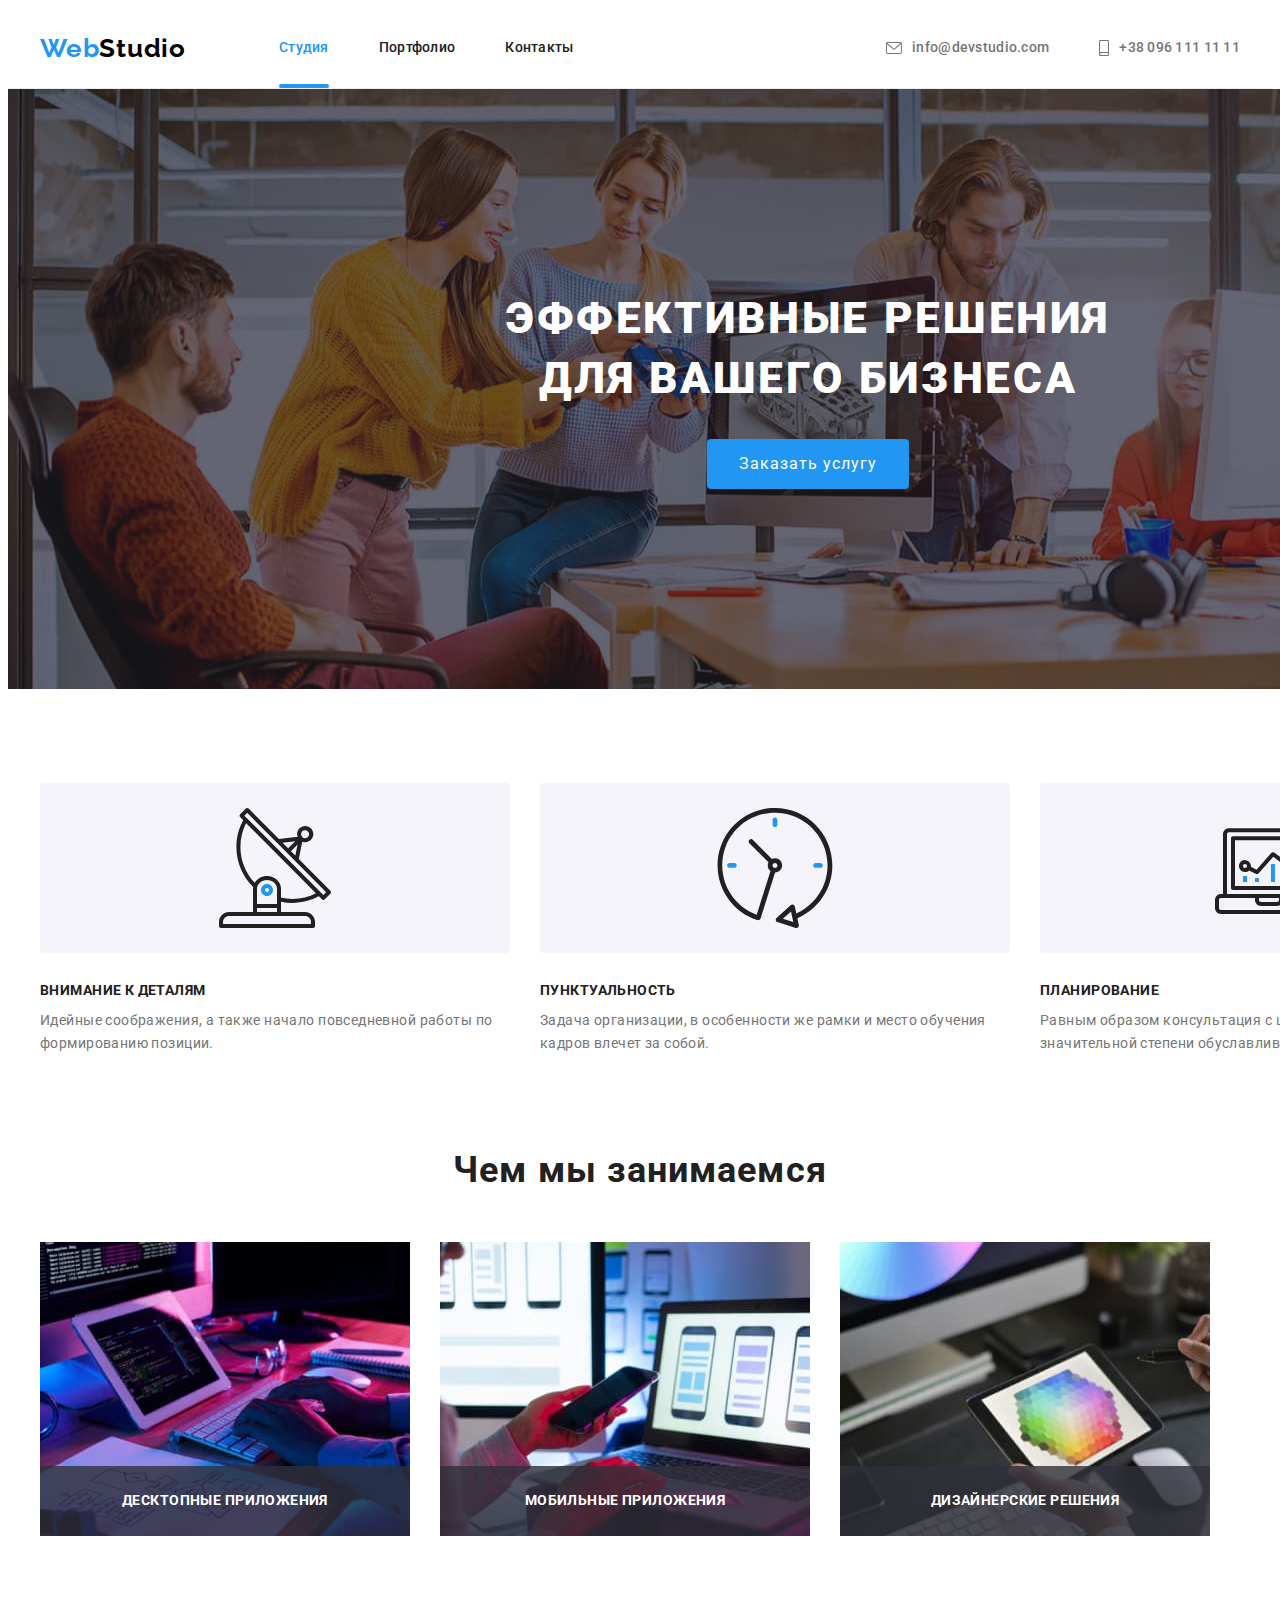
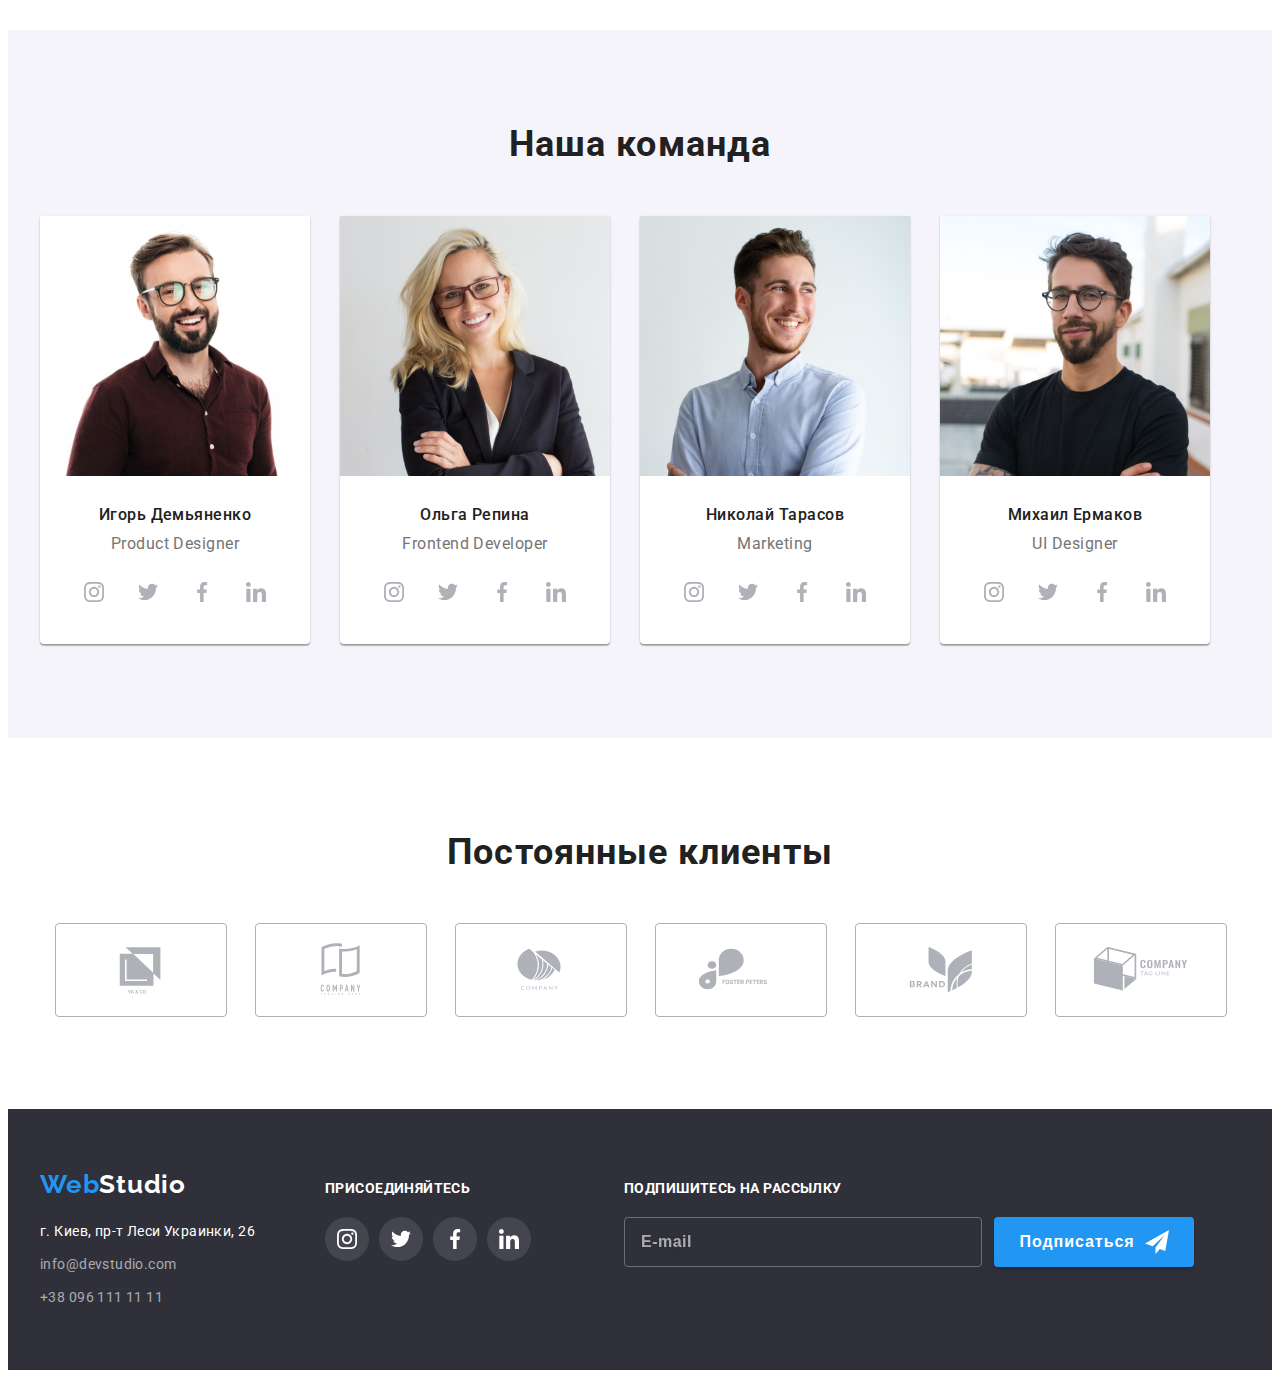
<file: index.html>
<!DOCTYPE html>
<html lang="ru">
  <head>
    <meta charset="UTF-8" />
    <meta http-equiv="X-UA-Compatible" content="IE=edge" />
    <meta name="viewport" content="width=device-width, initial-scale=1.0" />
    <title>Document</title>
    <link rel="preconnect" href="https://fonts.googleapis.com" />
    <link rel="preconnect" href="https://fonts.gstatic.com" crossorigin />
    <link
      rel="stylesheet"
      href="https://cdnjs.cloudflare.com/ajax/libs/modern-normalize/1.1.0/modern-normalize.min.css"
      integrity="sha512-wpPYUAdjBVSE4KJnH1VR1HeZfpl1ub8YT/NKx4PuQ5NmX2tKuGu6U/JRp5y+Y8XG2tV+wKQpNHVUX03MfMFn9Q=="
      crossorigin="anonymous"
      referrerpolicy="no-referrer"
    />
    <link
      href="https://fonts.googleapis.com/css2?family=Raleway:wght@700&family=Roboto:wght@400;500;700;900&display=swap"
      rel="stylesheet"
    />
    <link rel="stylesheet" href="./css/styles.css" />
  </head>
  <body>
    <!--Шапка сайта-->
    <header class="header">
      <div class="container header-container">
        <nav class="header-navigation">
          <a class="link header-logo-left" href="./index.html"
            >Web<span class="header-logo-right">Studio</span></a
          >
          <ul class="list header-list">
            <li class="header-item">
              <a class="link header-link current" href="./index.html">Студия</a>
            </li>
            <li class="header-item">
              <a class="link header-link" href="./portfolio.html">Портфолио</a>
            </li>
            <li class="header-item"><a class="link header-link" href="Контакты">Контакты</a></li>
          </ul>
        </nav>

        <ul class="list list-container">
          <li class="header-link-item">
            <a class="link header-address-link envelope" href="mailto:info@devstudio.com">
              <svg class="icon-smartphone" width="16" height="12">
                <use href="./images/icons.svg#icon-envelope"></use>
              </svg>
              info@devstudio.com
            </a>
          </li>
          <li class="header-link-item">
            <a class="link header-address-link smartphone" href="tel:+380961111111">
              <svg class="icon-smartphone" width="10" height="16">
                <use href="./images/icons.svg#icon-smartphone"></use>
              </svg>
              +38 096 111 11 11</a
            >
          </li>
        </ul>
      </div>
    </header>
    <main>
      <!--Герой-->
      <section class="hero">
        <h1 class="hero-title">
          Эффективные решения <br />
          для вашего бизнеса
        </h1>
        <button class="hero-button cursor-button" type="button" data-modal-open>
          Заказать услугу
        </button>
      </section>

      <section class="about">
        <div class="container">
          <ul class="list about-list">
            <li class="about-list-scroll">
              <svg class="icon-antenna" width="270" height="120">
                <use href="./images/icons.svg#icon-antenna"></use>
              </svg>
              <h3 class="about-titil">ВНИМАНИЕ К ДЕТАЛЯМ</h3>
              <p class="about-after-titil">
                Идейные соображения, а также начало повседневной работы по формированию позиции.
              </p>
            </li>
            <li class="about-list-scroll">
              <svg class="icon-antenna" width="270" height="120">
                <use href="./images/icons.svg#icon-clock"></use>
              </svg>
              <h3 class="about-titil">ПУНКТУАЛЬНОСТЬ</h3>
              <p class="about-after-titil">
                Задача организации, в особенности же рамки и место обучения кадров влечет за собой.
              </p>
            </li>
            <li class="about-list-scroll">
              <svg class="icon-antenna" width="270" height="120">
                <use href="./images/icons.svg#icon-diagram"></use>
              </svg>
              <h3 class="about-titil">ПЛАНИРОВАНИЕ</h3>
              <p class="about-after-titil">
                Равным образом консультация с широким активом в значительной степени обуславливает.
              </p>
            </li>
            <li class="about-list-scroll">
              <svg class="icon-antenna" width="270" height="120">
                <use href="./images/icons.svg#icon-astronaut"></use>
              </svg>
              <h3 class="about-titil">СОВРЕМЕННЫЕ ТЕХНОЛОГИИ</h3>
              <p class="about-after-titil">
                Значимость этих проблем настолько очевидна, что реализация плановых заданий.
              </p>
            </li>
          </ul>
        </div>
      </section>

      <section class="prices">
        <div class="container">
          <h2 class="prices-titil">Чем мы занимаемся</h2>
          <ul class="list prices-list">
            <li class="prices-picture">
              <div class="product-activity">
                <img
                  src="./images/box1.jpg"
                  alt="Планшет с клавиатурой на столе"
                  width="370"
                  height="294"
                />
                <h3 class="product-activity-titel">Десктопные приложения</h3>
              </div>
            </li>
            <li class="prices-picture">
              <div class="product-activity">
                <img src="./images/box2.jpg" alt="Cмартфон в руке" width="370" />
                <h3 class="product-activity-titel">Мобильные приложения</h3>
              </div>
            </li>
            <li class="prices-picture">
              <div class="product-activity">
                <img src="./images/box3.jpg" alt="Планшет в руках" width="370" />
                <h3 class="product-activity-titel">Дизайнерские решения</h3>
              </div>
            </li>
          </ul>
        </div>
      </section>
      <section class="command">
        <div class="container">
          <h2 class="command-titel">Наша команда</h2>
          <ul class="list command-list">
            <li class="command-item">
              <img
                class="command-picture"
                src="./images/img1.jpg"
                alt="Игорь Демьяненко"
                width="270"
              />
              <div class="item-name">
                <h3 class="command-item-titel">Игорь Демьяненко</h3>
                <p class="command-item-text">Product Designer</p>
                <ul class="list command-social-list">
                  <li class="command-social-item">
                    <a href="" class="command-socia-link">
                      <svg class="command-socia-icon" width="44" height="44">
                        <use href="./images/icons.svg#icon-instagram"></use>
                      </svg>
                    </a>
                  </li>
                  <li class="command-social-item">
                    <a href="" class="command-socia-link">
                      <svg class="command-socia-icon" width="44" height="44">
                        <use href="./images/icons.svg#icon-twitter"></use>
                      </svg>
                    </a>
                  </li>
                  <li class="command-social-item">
                    <a href="" class="command-socia-link">
                      <svg class="command-socia-icon" width="44" height="44">
                        <use href="./images/icons.svg#icon-facebook"></use>
                      </svg>
                    </a>
                  </li>
                  <li class="command-social-item">
                    <a href="" class="command-socia-link">
                      <svg class="command-socia-icon" width="44" height="44">
                        <use href="./images/icons.svg#icon-linkedIn"></use>
                      </svg>
                    </a>
                  </li>
                </ul>
              </div>
            </li>
            <li class="command-item">
              <img class="command-picture" src="./images/img2.jpg" alt="Ольга Репина" width="270" />
              <div class="item-name">
                <h3 class="command-item-titel">Ольга Репина</h3>
                <p class="command-item-text">Frontend Developer</p>
                <ul class="list command-social-list">
                  <li class="command-social-item">
                    <a href="" class="command-socia-link">
                      <svg class="command-socia-icon" width="44" height="44">
                        <use href="./images/icons.svg#icon-instagram"></use>
                      </svg>
                    </a>
                  </li>
                  <li class="command-social-item">
                    <a href="" class="command-socia-link">
                      <svg class="command-socia-icon" width="44" height="44">
                        <use href="./images/icons.svg#icon-twitter"></use>
                      </svg>
                    </a>
                  </li>
                  <li class="command-social-item">
                    <a href="" class="command-socia-link">
                      <svg class="command-socia-icon" width="44" height="44">
                        <use href="./images/icons.svg#icon-facebook"></use>
                      </svg>
                    </a>
                  </li>
                  <li class="command-social-item">
                    <a href="" class="command-socia-link">
                      <svg class="command-socia-icon" width="44" height="44">
                        <use href="./images/icons.svg#icon-linkedIn"></use>
                      </svg>
                    </a>
                  </li>
                </ul>
              </div>
            </li>
            <li class="command-item">
              <img
                class="command-picture"
                src="./images/img3.jpg"
                alt="Николай Тарасов"
                width="270"
              />
              <div class="item-name">
                <h3 class="command-item-titel">Николай Тарасов</h3>
                <p class="command-item-text">Marketing</p>
                <ul class="list command-social-list">
                  <li class="command-social-item">
                    <a href="" class="command-socia-link">
                      <svg class="command-socia-icon" width="44" height="44">
                        <use href="./images/icons.svg#icon-instagram"></use>
                      </svg>
                    </a>
                  </li>
                  <li class="command-social-item">
                    <a href="" class="command-socia-link">
                      <svg class="command-socia-icon" width="44" height="44">
                        <use href="./images/icons.svg#icon-twitter"></use>
                      </svg>
                    </a>
                  </li>
                  <li class="command-social-item">
                    <a href="" class="command-socia-link">
                      <svg class="command-socia-icon" width="44" height="44">
                        <use href="./images/icons.svg#icon-facebook"></use>
                      </svg>
                    </a>
                  </li>
                  <li class="command-social-item">
                    <a href="" class="command-socia-link">
                      <svg class="command-socia-icon" width="44" height="44">
                        <use href="./images/icons.svg#icon-linkedIn"></use>
                      </svg>
                    </a>
                  </li>
                </ul>
              </div>
            </li>
            <li class="command-item">
              <img
                class="command-picture"
                src="./images/img4.jpg"
                alt="Михаил Ермаков"
                width="270"
              />
              <div class="item-name">
                <h3 class="command-item-titel">Михаил Ермаков</h3>
                <p class="command-item-text">UI Designer</p>
                <ul class="list command-social-list">
                  <li class="command-social-item">
                    <a href="" class="command-socia-link">
                      <svg class="command-socia-icon" width="44" height="44">
                        <use href="./images/icons.svg#icon-instagram"></use>
                      </svg>
                    </a>
                  </li>
                  <li class="command-social-item">
                    <a href="" class="command-socia-link">
                      <svg class="command-socia-icon" width="44" height="44">
                        <use href="./images/icons.svg#icon-twitter"></use>
                      </svg>
                    </a>
                  </li>
                  <li class="command-social-item">
                    <a href="" class="command-socia-link">
                      <svg class="command-socia-icon" width="44" height="44">
                        <use href="./images/icons.svg#icon-facebook"></use>
                      </svg>
                    </a>
                  </li>
                  <li class="command-social-item">
                    <a href="" class="command-socia-link">
                      <svg class="command-socia-icon" width="44" height="44">
                        <use href="./images/icons.svg#icon-linkedIn"></use>
                      </svg>
                    </a>
                  </li>
                </ul>
              </div>
            </li>
          </ul>
        </div>
      </section>
      <section class="regular-clients">
        <div class="container">
          <h2 class="command-titel">Постоянные клиенты</h2>
          <ul class="list clients-list">
            <li class="clients-item">
              <a href="" class="icon-company">
                <svg class="company" width="106" height="60">
                  <use href="./images/icons.svg#icon-Logo-1"></use>
                </svg>
              </a>
            </li>
            <li class="clients-item">
              <a href="" class="icon-company">
                <svg class="company" width="106" height="60">
                  <use href="./images/icons.svg#icon-Logo-2"></use>
                </svg>
              </a>
            </li>
            <li class="clients-item">
              <a href="" class="icon-company">
                <svg class="company" width="106" height="60">
                  <use href="./images/icons.svg#icon-Logo-3"></use>
                </svg>
              </a>
            </li>
            <li class="clients-item">
              <a href="" class="icon-company">
                <svg class="company" width="106" height="60">
                  <use href="./images/icons.svg#icon-Logo-4"></use>
                </svg>
              </a>
            </li>
            <li class="clients-item">
              <a href="" class="icon-company">
                <svg class="company" width="106" height="60">
                  <use href="./images/icons.svg#icon-Logo-5"></use>
                </svg>
              </a>
            </li>
            <li class="clients-item">
              <a href="" class="icon-company">
                <svg class="company" width="106" height="60">
                  <use href="./images/icons.svg#icon-Logo-6"></use>
                </svg>
              </a>
            </li>
          </ul>
        </div>
      </section>
    </main>
    <footer class="footer">
      <div class="container list-footer">
        <div class="logo-address">
          <a class="link footer-logo-left" href="./index.html"
            >Web<span class="footer-logo-right">Studio</span></a
          >
          <address class="footer-contacts">
            <p class="footer-contacts-address">г. Киев, пр-т Леси Украинки, 26</p>
            <ul class="link-footer-list">
              <li class="list footer-contacts-item">
                <a class="link contacts-item-addres" href="mailto:info@devstudio.com">
                  info@devstudio.com</a
                >
              </li>
              <li class="list footer-contacts-item">
                <a class="link contacts-item-addres" href="tel:+380961111111"> +38 096 111 11 11</a>
              </li>
            </ul>
          </address>
        </div>
        <div class="list-firm">
          <h3 class="social">присоединяйтесь</h3>
          <ul class="list social-list-firm">
            <li class="social-list-firm-item">
              <a href="" class="social-list-firm-link">
                <svg class="socia-icon" width="44" height="44">
                  <use href="./images/icons.svg#icon-instagram"></use>
                </svg>
              </a>
            </li>
            <li class="social-list-firm-item">
              <a href="" class="social-list-firm-link">
                <svg class="socia-icon" width="44" height="44">
                  <use href="./images/icons.svg#icon-twitter"></use>
                </svg>
              </a>
            </li>
            <li class="social-list-firm-item">
              <a href="" class="social-list-firm-link">
                <svg class="socia-icon" width="44" height="44">
                  <use href="./images/icons.svg#icon-facebook"></use>
                </svg>
              </a>
            </li>
            <li class="social-list-firm-item">
              <a href="" class="social-list-firm-link">
                <svg class="socia-icon" width="44" height="44">
                  <use href="./images/icons.svg#icon-linkedIn"></use>
                </svg>
              </a>
            </li>
          </ul>
        </div>
        <div class="send-container">
          <h3 class="send-titel">Подпишитесь на рассылку</h3>
          <form action="#" class="send-blok">
            <input class="input-mail" type="email" name="mail" id="mail" placeholder="E-mail" />
            <button class="button-send" type="submit">
              Подписаться
              <svg class="send" width="24" height="24">
                <use href="./images/icons.svg#icon-icon-send"></use>
              </svg>
            </button>
          </form>
        </div>
      </div>
    </footer>
    <div class="bakdrop is-hidden" data-modal>
      <div class="modal">
        <button type="button" class="modal-close" data-modal-close>
          <svg class="modal-close-icon" width="18" height="18">
            <use href="./images/icons.svg#icon-close"></use>
          </svg>
        </button>

        <p class="form-titel">Оставьте свои данные, мы вам перезвоним</p>
        <form class="form" action="#">
          <div class="form-fild">
            <label for="name">Имя</label>
            <div class="input-name">
              <input class="input-icon" type="text" name="name" id="name" required />
              <svg class="form-close-icon" width="18" height="18">
                <use href="./images/icons.svg#icon-person-black"></use>
              </svg>
            </div>
          </div>
          <div class="form-fild">
            <label for="tel">Телефон</label>
            <div class="input-name">
              <input class="input-icon" type="tel" name="tel" id="tel" required />
              <svg class="form-close-icon" width="18" height="18">
                <use href="./images/icons.svg#icon-phone-black"></use>
              </svg>
            </div>
          </div>
          <div class="form-fild">
            <label for="mail-address">Почта</label>
            <div class="input-name">
              <input class="input-icon" type="email" name="mail" id="mail-address" />
              <svg class="form-close-icon" width="18" height="18">
                <use href="./images/icons.svg#icon-email-black"></use>
              </svg>
            </div>
          </div>
          <label for="comment">Комментарий</label>
          <textarea
            class="textarea-form v"
            name="comment"
            id="comment"
            rows="10"
            placeholder="Введите текст"
          ></textarea>
          <div class="checkbox">
            <input
              class="checkbox-castom visibility-hidden"
              type="checkbox"
              name="agreement"
              value="Соглашаюсь с рассылкой и принимаю Условия договора"
              id="agreement"
              required
            />
            <label class="agreement" for="agreement">
              <span class="icon">
                <svg class="checkbox-icon" width="11" height="8">
                  <use href="./images/icons.svg#icon-Vector-1"></use>
                </svg> </span
              >Соглашаюсь с рассылкой и принимаю
              <a class="link-agreement" href="">Условия договора</a>
            </label>
          </div>
          <button class="button-submit" type="submit">Отправить</button>
        </form>
      </div>
    </div>
    <script src="./js/modal.js"></script>
  </body>
</html>
</file>
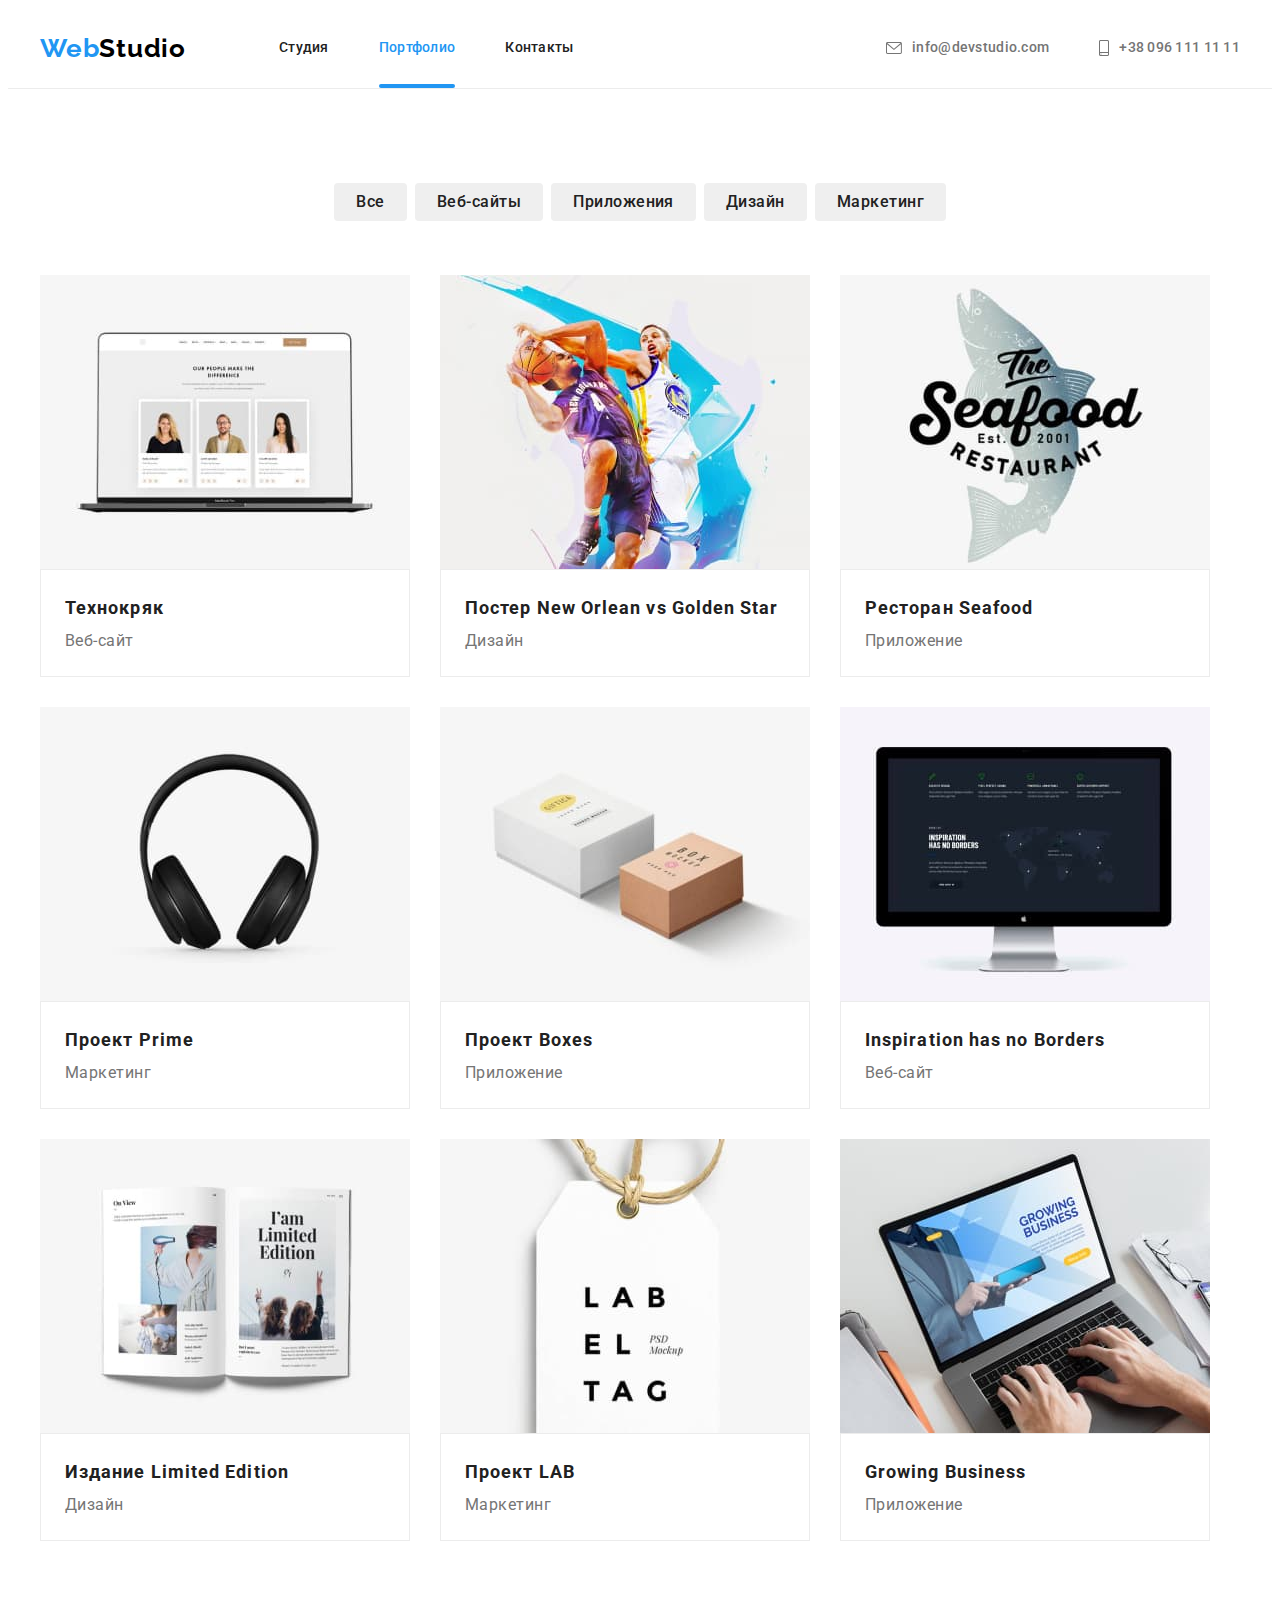
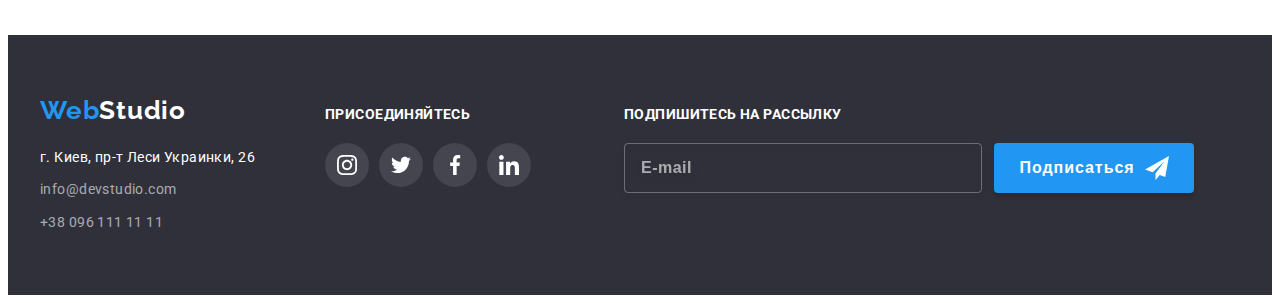
<file: portfolio.html>
<!DOCTYPE html>
<html lang="ru">
  <head>
    <meta charset="UTF-8" />
    <meta http-equiv="X-UA-Compatible" content="IE=edge" />
    <meta name="viewport" content="width=device-width, initial-scale=1.0" />
    <title>Document</title>
    <link rel="preconnect" href="https://fonts.googleapis.com" />
    <link rel="preconnect" href="https://fonts.gstatic.com" crossorigin />
    <link
      rel="stylesheet"
      href="https://cdnjs.cloudflare.com/ajax/libs/modern-normalize/1.1.0/modern-normalize.min.css"
      integrity="sha512-wpPYUAdjBVSE4KJnH1VR1HeZfpl1ub8YT/NKx4PuQ5NmX2tKuGu6U/JRp5y+Y8XG2tV+wKQpNHVUX03MfMFn9Q=="
      crossorigin="anonymous"
      referrerpolicy="no-referrer"
    />
    <link
      href="https://fonts.googleapis.com/css2?family=Raleway:wght@700&family=Roboto:wght@400;500;700;900&display=swap"
      rel="stylesheet"
    />
    <link rel="stylesheet" href="./css/styles.css" />
  </head>
  <body>
    <!--Шапка сайта-->
    <header class="header">
      <div class="container header-container">
        <nav class="header-navigation">
          <a class="link header-logo-left" href="./index.html"
            >Web<span class="header-logo-right">Studio</span></a
          >
          <ul class="list header-list">
            <li class="header-item">
              <a class="link header-link" href="./index.html">Студия</a>
            </li>
            <li class="header-item">
              <a class="link header-link current" href="./portfolio.html">Портфолио</a>
            </li>
            <li class="header-item"><a class="link header-link" href="Контакты">Контакты</a></li>
          </ul>
        </nav>

        <ul class="list list-container">
          <li class="header-link-item">
            <a class="link header-address-link envelope" href="mailto:info@devstudio.com">
              <svg class="icon-smartphone" width="16" height="12">
                <use href="./images/icons.svg#icon-envelope"></use>
              </svg>
              info@devstudio.com
            </a>
          </li>
          <li class="header-link-item">
            <a class="link header-address-link smartphone" href="tel:+380961111111">
              <svg class="icon-smartphone" width="10" height="16">
                <use href="./images/icons.svg#icon-smartphone"></use>
              </svg>
              +38 096 111 11 11</a
            >
          </li>
        </ul>
      </div>
    </header>
    <main class="price">
      <section class="main-price">
        <div class="container">
          <h1 class="visibility-hidden">button</h1>
          <ul class="list main-button-list">
            <li class="main-button-item">
              <button class="main-button-titel cursor-button" type="button">Все</button>
            </li>
            <li class="main-button-item">
              <button class="main-button-titel cursor-button" type="button">Веб-сайты</button>
            </li>
            <li class="main-button-item">
              <button class="main-button-titel cursor-button" type="button">Приложения</button>
            </li>
            <li class="main-button-item">
              <button class="main-button-titel cursor-button" type="button">Дизайн</button>
            </li>
            <li class="main-button-item">
              <button class="main-button-titel cursor-button" type="button">Маркетинг</button>
            </li>
          </ul>
          <ul class="list price-list">
            <li class="price-list-titel">
              <a class="filtr-product" href="">
                <div class="overlay-card">
                  <img src="./images/portfo1.jpg" alt="Технокряк" width="370" />
                  <p class="titil-card">
                    Технокряк это современная площадка распространения коронавируса. Компании
                    используют эту платформу для цифрового шпионажа и атак на защищённые сервера
                    конкурентов.
                  </p>
                </div>
                <div class="price-titils">
                  <h3 class="price-titil">Технокряк</h3>
                  <p class="price-after-titil">Веб-сайт</p>
                </div>
              </a>
            </li>
            <li class="price-list-titel">
              <a class="filtr-product" href="">
                <div class="overlay-card">
                  <img
                    src="./images/portfo2.jpg"
                    alt="Постер New Orlean vs Golden Star"
                    width="370"
                  />
                  <p class="titil-card">
                    Технокряк это современная площадка распространения коронавируса. Компании
                    используют эту платформу для цифрового шпионажа и атак на защищённые сервера
                    конкурентов.
                  </p>
                </div>
                <div class="price-titils">
                  <h3 class="price-titil">Постер New Orlean vs Golden Star</h3>
                  <p class="price-after-titil">Дизайн</p>
                </div>
              </a>
            </li>
            <li class="price-list-titel">
              <a class="filtr-product" href="">
                <div class="overlay-card">
                  <img src="./images/portfo3.jpg" alt="Ресторан Seafood" width="370" />
                  <p class="titil-card">
                    Технокряк это современная площадка распространения коронавируса. Компании
                    используют эту платформу для цифрового шпионажа и атак на защищённые сервера
                    конкурентов.
                  </p>
                </div>
                <div class="price-titils">
                  <h3 class="price-titil">Ресторан Seafood</h3>
                  <p class="price-after-titil">Приложение</p>
                </div>
              </a>
            </li>
            <li class="price-list-titel">
              <a class="filtr-product" href="">
                <div class="overlay-card">
                  <img src="./images/portfo4.jpg" alt="Проект Prime" width="370" />
                  <p class="titil-card">
                    Технокряк это современная площадка распространения коронавируса. Компании
                    используют эту платформу для цифрового шпионажа и атак на защищённые сервера
                    конкурентов.
                  </p>
                </div>
                <div class="price-titils">
                  <h3 class="price-titil">Проект Prime</h3>
                  <p class="price-after-titil">Маркетинг</p>
                </div>
              </a>
            </li>
            <li class="price-list-titel">
              <a class="filtr-product" href="">
                <div class="overlay-card">
                  <img src="./images/portfo5.jpg" alt="Проект Boxes" width="370" />
                  <p class="titil-card">
                    Технокряк это современная площадка распространения коронавируса. Компании
                    используют эту платформу для цифрового шпионажа и атак на защищённые сервера
                    конкурентов.
                  </p>
                </div>
                <div class="price-titils">
                  <h3 class="price-titil">Проект Boxes</h3>
                  <p class="price-after-titil">Приложение</p>
                </div>
              </a>
            </li>
            <li class="price-list-titel">
              <a class="filtr-product" href="">
                <div class="overlay-card">
                  <img src="./images/portfo6.jpg" alt="Inspiration has no Borders" width="370" />
                  <p class="titil-card">
                    Технокряк это современная площадка распространения коронавируса. Компании
                    используют эту платформу для цифрового шпионажа и атак на защищённые сервера
                    конкурентов.
                  </p>
                </div>
                <div class="price-titils">
                  <h3 class="price-titil">Inspiration has no Borders</h3>
                  <p class="price-after-titil">Веб-сайт</p>
                </div>
              </a>
            </li>
            <li class="price-list-titel">
              <a class="filtr-product" href="">
                <div class="overlay-card">
                  <img src="./images/portfo7.jpg" alt="Издание Limited Edition" width="370" />
                  <p class="titil-card">
                    Технокряк это современная площадка распространения коронавируса. Компании
                    используют эту платформу для цифрового шпионажа и атак на защищённые сервера
                    конкурентов.
                  </p>
                </div>
                <div class="price-titils">
                  <h3 class="price-titil">Издание Limited Edition</h3>
                  <p class="price-after-titil">Дизайн</p>
                </div>
              </a>
            </li>
            <li class="price-list-titel">
              <a class="filtr-product" href="">
                <div class="overlay-card">
                  <img src="./images/portfo8.jpg" alt="Проект LAB" width="370" />
                  <p class="titil-card">
                    Технокряк это современная площадка распространения коронавируса. Компании
                    используют эту платформу для цифрового шпионажа и атак на защищённые сервера
                    конкурентов.
                  </p>
                </div>
                <div class="price-titils">
                  <h3 class="price-titil">Проект LAB</h3>
                  <p class="price-after-titil">Маркетинг</p>
                </div>
              </a>
            </li>
            <li class="price-list-titel">
              <a class="filtr-product" href="">
                <div class="overlay-card">
                  <img src="./images/portfo9.jpg" alt="Growing Business" width="370" />
                  <p class="titil-card">
                    Технокряк это современная площадка распространения коронавируса. Компании
                    используют эту платформу для цифрового шпионажа и атак на защищённые сервера
                    конкурентов.
                  </p>
                </div>
                <div class="price-titils">
                  <h3 class="price-titil">Growing Business</h3>
                  <p class="price-after-titil">Приложение</p>
                </div>
              </a>
            </li>
          </ul>
        </div>
      </section>
    </main>
    <footer class="footer">
      <div class="container list-footer">
        <div class="logo-address">
          <a class="link footer-logo-left" href="./index.html"
            >Web<span class="footer-logo-right">Studio</span></a
          >
          <address class="footer-contacts">
            <p class="footer-contacts-address">г. Киев, пр-т Леси Украинки, 26</p>
            <ul class="link-footer-list">
              <li class="list footer-contacts-item">
                <a class="link contacts-item-addres" href="mailto:info@devstudio.com">
                  info@devstudio.com</a
                >
              </li>
              <li class="list footer-contacts-item">
                <a class="link contacts-item-addres" href="tel:+380961111111"> +38 096 111 11 11</a>
              </li>
            </ul>
          </address>
        </div>
        <div class="list-firm">
          <h3 class="social">присоединяйтесь</h3>
          <ul class="list social-list-firm">
            <li class="social-list-firm-item">
              <a href="" class="social-list-firm-link">
                <svg class="socia-icon" width="44" height="44">
                  <use href="./images/icons.svg#icon-instagram"></use>
                </svg>
              </a>
            </li>
            <li class="social-list-firm-item">
              <a href="" class="social-list-firm-link">
                <svg class="socia-icon" width="44" height="44">
                  <use href="./images/icons.svg#icon-twitter"></use>
                </svg>
              </a>
            </li>
            <li class="social-list-firm-item">
              <a href="" class="social-list-firm-link">
                <svg class="socia-icon" width="44" height="44">
                  <use href="./images/icons.svg#icon-facebook"></use>
                </svg>
              </a>
            </li>
            <li class="social-list-firm-item">
              <a href="" class="social-list-firm-link">
                <svg class="socia-icon" width="44" height="44">
                  <use href="./images/icons.svg#icon-linkedIn"></use>
                </svg>
              </a>
            </li>
          </ul>
        </div>
        <div class="send-container">
          <h3 class="send-titel">Подпишитесь на рассылку</h3>
          <form action="#" class="send-blok">
            <input class="input-mail" type="email" name="mail" id="mail" placeholder="E-mail" />
            <button class="button-send" type="submit">
              Подписаться
              <svg class="send" width="24" height="24">
                <use href="./images/icons.svg#icon-icon-send"></use>
              </svg>
            </button>
          </form>
        </div>
      </div>
    </footer>
  </body>
</html>
</file>
<file: css/styles.css>
:root {
  --hero-tittle-color: #ffffff;
  --about-title-coior: #212121;
  --main-text-color: #000000;
  --second-text-color: #757575;
  --main-tittle-color: #212121;
  --name-text-color: #212121;
  --main-button-color: #ffffff;
  --accent-color: #2196f3;
  --header-text-color: #212121;
  --hader-address-color: #757575;
  --footer-address-color: rgba(255, 255, 255, 0.6);
  --address-color: #ffffff;
  /* -----------------PORTFOLIO------------------------ */
  --portfolio-button: #212121;
  --accent-portfolio-button-color: #ffffff;
  --price-titile-color: #212121;
  --price-after-titile-color: #757575;
  --price-button-color: #f5f4fa;
}
p,
h1,
h2,
h3,
h4,
h5,
h6 {
  margin: 0;
}

ul {
  margin: 0;
  padding: 0;
}

img {
  display: block;
  max-width: 100%;
}

.container {
  width: 1200px;
  padding-left: 15px;
  padding-right: 15px;
  margin: 0 auto;
}
button {
  cursor: pointer;
}

body {
  font-family: Roboto, sans-serif;
  color: #212121;
}
.list {
  list-style: none;
}
.link {
  text-decoration: none;
}
/*---------------------HEADER-------------------------*/
.header {
  border-bottom: 1px solid #ececec;
}
.header-list {
  display: flex;
  align-items: center;
}
.header-navigation {
  display: flex;
  align-items: center;
}
.header-container {
  display: flex;
  align-items: center;
}
.list-container {
  display: flex;
  align-items: center;
  margin-left: auto;
}
.header-item:not(:last-child) {
  margin-right: 50px;
}
.header-link-item:not(:last-child) {
  margin-right: 50px;
}
.header-logo-left {
  margin-right: 93px;
  font-family: Raleway;
  font-style: normal;
  font-weight: bold;
  font-size: 26px;
  line-height: 1.19;
  letter-spacing: 0.03em;

  color: var(--accent-color);
}
.header-logo-right {
  font-family: Raleway;
  font-style: normal;
  font-weight: bold;
  font-size: 26px;
  line-height: 1.19;
  letter-spacing: 0.03em;

  color: #000000;
}
.header-link {
  display: block;
  padding-top: 32px;
  padding-bottom: 32px;
  font-weight: 500;
  font-size: 14px;
  line-height: 1.14;
  letter-spacing: 0.02em;
  transition: color 250ms cubic-bezier(0.4, 0, 0.2, 1);
  color: var(--header-text-color);
}
.header-link:hover,
.header-link:focus {
  color: var(--accent-color);
}
.header-list .header-link.current {
  color: var(--accent-color);
}
.header-address-link {
  display: flex;
  align-items: center;
  padding-top: 32px;
  padding-bottom: 32px;
  font-weight: 500;
  font-size: 14px;
  line-height: 1.14px;
  letter-spacing: 0.02em;

  color: var(--hader-address-color);
}
.icon-smartphone {
  margin-right: 10px;
}
.icon-smartphone {
  fill: currentColor;
}
.header-address-link {
  transition: color 250ms cubic-bezier(0.4, 0, 0.2, 1);
}
.header-address-link:hover,
.header-address-link:focus {
  color: var(--accent-color);
}
.current {
  position: relative;
}
.current::after {
  display: inline-block;
  content: '';
  bottom: 0;
  right: 0;
  position: absolute;
  width: 100%;
  height: 4px;
  background: #2196f3;
  border-radius: 2px;
}
/*---------------------HERO-------------------------*/
.hero-button {
  display: inline-block;
  padding: 10px 32px 10px 32px;
  min-width: 200px;
  border-radius: 4px;
  font-family: inherit;
  font-size: 16px;
  line-height: 1.87;
  letter-spacing: 0.06em;
  background-color: var(--accent-color);

  color: var(--main-button-color);
  border-style: none;
}
.hero-title {
  margin-bottom: 30px;
  font-weight: 900;
  font-size: 44px;
  line-height: 1.36;
  letter-spacing: 0.06em;
  text-transform: uppercase;
  color: var(--hero-tittle-color);
}
.hero {
  min-width: 1600px;
  padding-top: 200px;
  padding-bottom: 200px;
  background-color: #2f303a;
  text-align: center;
  background-image: linear-gradient(to right, rgba(47, 48, 58, 0.4), rgba(47, 48, 58, 0.4)),
    url('../images/Hero.jpg');
}
/*---------------------ABOUT-------------------------*/
.about {
  padding-top: 94px;
  padding-bottom: 94px;
}
.about-list {
  display: flex;
}
.about-list-scroll:not(:last-child) {
  margin-right: 30px;
}
.footer-logo-left {
  font-family: Raleway;
  font-style: normal;
  font-weight: bold;
  font-size: 26px;
  line-height: 1.19;
  letter-spacing: 0.03em;

  color: var(--accent-color);
}
.about-titil {
  margin-bottom: 10px;
  font-weight: 700;
  font-size: 14px;
  line-height: 1.14;
  letter-spacing: 0.03em;
  text-transform: uppercase;

  color: var(--about-title-coior);
}
.about-after-titil {
  font-weight: 400;
  font-size: 14px;
  line-height: 1.71;
  letter-spacing: 0.03em;

  color: var(--second-text-color);
}
.icon-antenna {
  display: flex;
  background: #f5f4fa;
  border-radius: 4px;
  align-items: center;
  padding: 25px 100px 25px 100px;
  margin-bottom: 30px;
}

/*---------------------PRICES-------------------------*/
.prices {
  padding-bottom: 94px;
}
.prices-list {
  display: flex;
}
.prices-picture:not(:last-child) {
  margin-right: 30px;
}
.prices-titil {
  text-align: center;
  margin-bottom: 50px;
  font-weight: 700;
  font-size: 36px;
  line-height: 1.16;
  letter-spacing: 0.03em;

  color: var(--main-tittle-color);
}
.product-activity {
  position: relative;
}
.product-activity-titel {
  display: flex;
  align-items: center;
  justify-content: center;
  width: 370px;
  height: 70px;
  position: absolute;
  right: 0;
  bottom: 0;
  font-weight: bold;
  font-size: 14px;
  line-height: 1.14;
  text-align: center;
  letter-spacing: 0.03em;
  text-transform: uppercase;
  background-color: rgba(47, 48, 58, 0.8);
  color: #ffffff;
  transition: 250ms;
}
/*---------------------COMMANDS-------------------------*/
.command {
  background: #f5f4fa;
  padding-top: 94px;
  padding-bottom: 94px;
}
.command-list {
  display: flex;
  text-align: center;
}
.command-item {
  background: #ffffff;
  box-shadow: 0px 1px 3px rgba(0, 0, 0, 0.12), 0px 1px 1px rgba(0, 0, 0, 0.14),
    0px 2px 1px rgba(0, 0, 0, 0.2);
  border-radius: 0px 0px 4px 4px;
}
.command-item:not(:last-child) {
  margin-right: 30px;
}
.command-titel {
  text-align: center;
  margin-bottom: 50px;
  font-weight: 700;
  font-size: 36px;
  line-height: 1.16;
  letter-spacing: 0.03em;

  color: var(--main-tittle-color);
}
.command-item-titel {
  margin-bottom: 10px;
  font-weight: 500;
  font-size: 16px;
  line-height: 1.18;
  letter-spacing: 0.03em;

  color: var(--name-text-color);
}
.command-item-text {
  font-weight: 400;
  font-size: 16px;
  line-height: 1.18;
  letter-spacing: 0.03em;

  color: var(--second-text-color);
  margin-bottom: 16px;
}
.item-name {
  padding-top: 30px;
  padding-bottom: 30px;
}
.command-social-list {
  display: flex;
  justify-content: center;
}
.command-social-item {
  width: 44px;
  height: 44px;
}
.command-socia-link {
  width: 100%;
  height: 100%;
  border-radius: 50%;
  display: flex;
  align-items: center;
  justify-content: center;
}
.command-social-item + .command-social-item {
  margin-left: 10px;
}
.command-socia-link {
  transition: background-color 250ms cubic-bezier(0.4, 0, 0.2, 1);
}
.command-socia-link:hover,
.command-socia-link:focus {
  background-color: var(--accent-color);
}
.command-socia-icon {
  transition: fill 250ms cubic-bezier(0.4, 0, 0.2, 1);
}
.command-socia-link:hover .command-socia-icon,
.command-socia-link:focus .command-socia-icon {
  fill: var(--main-button-color);
}
.command-socia-icon {
  fill: #afb1b8;
}
/*---------------------compani-------------------------*/
.regular-clients {
  padding-bottom: 94px;
  padding-top: 94px;
}
.clients-item {
  width: 170px;
  height: 92px;
}
.clients-list {
  display: flex;
  align-items: center;
  justify-content: center;
}
.clients-item + .clients-item {
  margin-left: 30px;
}
.icon-company {
  transition: border 250ms cubic-bezier(0.4, 0, 0.2, 1), fill 250ms cubic-bezier(0.4, 0, 0.2, 1);
}
.icon-company:hover,
.icon-company:focus {
  border: 1px solid var(--accent-color);
}
.clients-item:hover .icon-company,
.clients-item:focus .icon-company {
  fill: var(--accent-color);
}
.icon-company {
  fill: #afb1b8;
  border: 1px solid #afb1b8;
  border-radius: 4px;
  display: flex;
  align-items: center;
  justify-content: center;
  width: 100%;
  height: 100%;
}

/*---------------------footer-------------------------*/
.footer-logo-left {
  display: inline-block;
  margin-bottom: 20px;
}
.footer-logo-right {
  display: inline-block;
  font-family: Raleway;
  font-style: normal;
  font-weight: bold;
  font-size: 26px;
  line-height: 1.19;
  letter-spacing: 0.03em;

  color: #ffffff;
}
.footer-contacts-address {
  font-weight: 400;
  font-style: normal;
  font-size: 14px;
  line-height: 1.7;
  letter-spacing: 0.03em;

  color: var(--address-color);
}
.footer {
  padding-top: 60px;
  padding-bottom: 60px;
  background-color: #2f303a;
}
.contacts-item-addres {
  font-style: normal;
  font-weight: 400;
  font-size: 14px;
  line-height: 1.71;
  letter-spacing: 0.03em;

  color: var(--footer-address-color);
}
.contacts-item-addres {
  transition: color 250ms cubic-bezier(0.4, 0, 0.2, 1);
}
.contacts-item-addres:focus,
.contacts-item-addres:hover {
  color: var(--accent-color);
}
.footer-contacts-item:not(:last-child) {
  margin-bottom: 9px;
}
.footer-contacts-address {
  margin-bottom: 9px;
}
.list-footer {
  display: flex;
  align-items: baseline;
}
.social-list-firm-link {
  width: 100%;
  height: 100%;
  border-radius: 50%;
  display: flex;
  align-items: center;
  justify-content: center;
}
.social-list-firm-item {
  background: rgba(255, 255, 255, 0.1);
  width: 100%;
  height: 100%;
  border-radius: 50%;
  display: flex;
  align-items: center;
  justify-content: center;
}
.social-list-firm-item + .social-list-firm-item {
  margin-left: 10px;
}
.socia-icon {
  fill: #ffffff;
}
.social-list-firm {
  display: flex;
}
.logo-address {
  margin-right: 70px;
}
.social {
  font-style: normal;
  font-weight: bold;
  font-size: 14px;
  line-height: 1.14;
  letter-spacing: 0.03em;
  text-transform: uppercase;

  color: #ffffff;
  padding-bottom: 20px;
}
.social-list-firm-link {
  transition: background-color 250ms cubic-bezier(0.4, 0, 0.2, 1);
}
.social-list-firm-link:hover,
.social-list-firm-link:focus {
  background-color: var(--accent-color);
}
/* -----------------PORTFOLIO------------------------ */

.main-price {
  padding-top: 94px;
  padding-bottom: 94px;
}
.main-button-list {
  display: flex;
  justify-content: center;
  margin-bottom: 54px;
}
.main-button-item:not(:last-child) {
  margin-right: 8px;
}
.main-button-titel {
  padding: 6px 22px 6px 22px;
  min-width: 73px;
  border-radius: 4px;
  font-family: inherit;
  font-weight: 500;
  font-size: 16px;
  line-height: 1.62;
  letter-spacing: 0.03em;
  border-style: none;

  color: var(--portfolio-button);
}
.main-button-titel {
  transition: color 250ms cubic-bezier(0.4, 0, 0.2, 1),
    background-color 250ms cubic-bezier(0.4, 0, 0.2, 1),
    box-shadow 250ms cubic-bezier(0.4, 0, 0.2, 1), border-radius 250ms cubic-bezier(0.4, 0, 0.2, 1);
}
.main-button-titel:focus,
.main-button-titel:hover {
  color: var(--accent-portfolio-button-color);
  background-color: var(--accent-color);
  box-shadow: 0px 3px 1px rgba(0, 0, 0, 0.1), 0px 1px 2px rgba(0, 0, 0, 0.08),
    0px 2px 2px rgba(0, 0, 0, 0.12);
  border-radius: 4px;
}
.cursor-button {
  cursor: pointer;
}
.visibility-hidden {
  position: absolute;
  width: 1px;
  height: 1px;
  margin: -1px;
  border: 0;
  padding: 0;
  white-space: nowrap;
  clip-path: inset(100%);
  clip: rect(0 0 0 0);
  overflow: hidden;
}

/* -----------------price------------------------ */
.price-list {
  display: flex;
  flex-wrap: wrap;
}
.price-list-titel {
  margin-right: 30px;
  margin-bottom: 30px;
}
.price-list-titel:nth-child(3n) {
  margin-right: 0px;
}
.price-list-titel:nth-last-child(-n + 3) {
  margin-bottom: 0px;
}
.price-titils {
  padding: 20px 24px 20px 24px;
  border: 1px solid #ececec;
}
.price-titil {
  font-weight: 700;
  font-size: 18px;
  line-height: 2;
  letter-spacing: 0.06em;

  color: var(--price-titile-color);
}
.price-after-titil {
  font-weight: 400;
  font-size: 16px;
  line-height: 1.87;
  letter-spacing: 0.03em;

  color: var(--price-after-titile-color);
}
.filtr-product {
  text-decoration: none;
  display: block;
}
.price-list-titel {
  transition: box-shadow 250ms cubic-bezier(0.4, 0, 0.2, 1);
}
.price-list-titel:focus,
.price-list-titel:hover {
  box-shadow: 0px 1px 1px rgba(0, 0, 0, 0.12), 0px 4px 4px rgba(0, 0, 0, 0.06),
    1px 4px 6px rgba(0, 0, 0, 0.16);
}
.overlay-card {
  position: relative;
  overflow: hidden;
}
.titil-card {
  position: absolute;
  top: 0;
  left: 0;
  background-color: rgba(33, 150, 243, 0.9);
  padding: 63px 24px 63px 24px;
  color: #ffffff;
  font-weight: normal;
  font-size: 18px;
  line-height: 1.56;
  height: 100%;
  transform: translateY(100%);
  transition: transform 250ms cubic-bezier(0.4, 0, 0.2, 1);
}
.price-list-titel:hover .titil-card {
  transform: translateY(0);
}
/* -----------------modal------------------------ */
.bakdrop {
  width: 100vw;
  height: 100vh;
  background-color: rgba(0, 0, 0, 0.2);
  position: fixed;
  top: 0;
  transition: opacity 250ms cubic-bezier(0.4, 0, 0.2, 1),
    visibility 250ms cubic-bezier(0.4, 0, 0.2, 1);
}
.modal {
  padding: 40px;
  width: 528px;
  min-height: 581px;
  background-color: #ffffff;
  box-shadow: 0px 1px 3px rgba(0, 0, 0, 0.12), 0px 1px 1px rgba(0, 0, 0, 0.14),
    0px 2px 1px rgba(0, 0, 0, 0.2);
  border-radius: 4px;
  position: absolute;
  top: 50%;
  left: 50%;
  transform: translate(-50%, -50%);
}
.modal-close {
  width: 30px;
  height: 30px;
  background: #ffffff;
  border-color: transparent;
  border: 1px solid rgba(0, 0, 0, 0.1);
  border-radius: 50%;
  position: absolute;
  top: 10px;
  right: 10px;
  display: flex;
  align-items: center;
  justify-content: center;
  transition: fill 250ms cubic-bezier(0.4, 0, 0.2, 1);
}
.modal-close:hover,
.modal-close:focus {
  fill: var(--accent-color);
}
.is-hidden {
  visibility: hidden;
  opacity: 0;
  pointer-events: none;
}
.form-fild {
  margin-bottom: 10px;
  display: flex;
  flex-direction: column;
}
.form-fild input {
  padding-top: 11px;
  padding-bottom: 11px;
  padding-left: 42px;
  border: 1px solid rgba(33, 33, 33, 0.2);
  width: 100%;
  height: 40px;
  border-radius: 4px;
  outline: none;
}
.input-icon {
  transition: border 250ms cubic-bezier(0.4, 0, 0.2, 1);
}

.input-icon:focus {
  border: 1px solid var(--accent-color);
}
.input-icon:focus ~ .form-close-icon {
  fill: var(--accent-color);
}
.input-name {
  position: relative;
}
.form-close-icon {
  position: absolute;
  display: inline-block;
  top: 11px;
  left: 12px;
  width: 18px;
  height: 18px;
  transition: fill 250ms cubic-bezier(0.4, 0, 0.2, 1);
}
.form-fild label {
  font-weight: normal;
  font-size: 12px;
  line-height: 1.16;
  letter-spacing: 0.01em;
  margin-bottom: 4px;
  color: #757575;
}

.form-titel {
  margin-bottom: 14px;
  display: flex;
  align-items: center;
  justify-content: center;
  font-weight: bold;
  font-size: 20px;
  line-height: 23px;
  text-align: center;
  letter-spacing: 0.03em;

  color: #212121;
}

textarea {
  margin-bottom: 20px;
  resize: none;
  outline: none;
  padding: 12px;
  border: 1px solid rgba(33, 33, 33, 0.2);
  width: 100%;
  height: 120px;
  box-sizing: border-box;
  border-radius: 4px;
  transition: border 250ms cubic-bezier(0.4, 0, 0.2, 1);
}
.textarea-form:focus {
  border: 1px solid var(--accent-color);
}
.form-fild textarea::placeholder {
  font-size: 14px;
  line-height: 1.14;
  letter-spacing: 0.01em;

  color: rgba(117, 117, 117, 0.5);
}
.checkbox {
  display: flex;
  align-items: center;
  justify-content: center;
  margin-bottom: 30px;
}
.agreement {
  display: flex;
  align-items: center;
  padding-left: 4px;
  font-weight: normal;
  font-size: 14px;
  line-height: 1.71;
  letter-spacing: 0.03em;
  color: #757575;
}
.link-agreement {
  color: var(--accent-color);
}

.button-submit {
  display: block;

  margin: auto;
  align-items: center;
  justify-content: center;
  width: 200px;
  height: 50px;
  background: var(--accent-color);
  box-shadow: 0px 4px 4px rgba(0, 0, 0, 0.15);
  border-radius: 4px;
  letter-spacing: 0.06em;
  color: #ffffff;
  font-weight: bold;
  font-size: 16px;
  line-height: 1.87;
  border-style: none;
}
.icon {
  margin-right: 7px;
  width: 16px;
  height: 15px;
  border: 2px solid black;
  border-radius: 2px;
  display: flex;
  align-items: center;
  justify-content: center;
}
.checkbox-castom:checked + .agreement .icon {
  border: none;
  background-color: var(--accent-color);
}
.checkbox-castom:focus + .agreement .icon {
  border: 2px solid var(--accent-color);
}
.button-send {
  display: flex;
  align-items: center;
  justify-content: center;
  text-align: center;
  width: 200px;
  height: 50px;
  background: var(--accent-color);
  box-shadow: 0px 4px 4px rgba(0, 0, 0, 0.15);
  border-radius: 4px;
  letter-spacing: 0.06em;
  color: #ffffff;
  font-weight: bold;
  font-size: 16px;
  line-height: 1.87;
  border-style: none;
}
.send {
  display: flex;
  align-items: center;
  justify-content: flex-end;
  margin-left: 10px;
}
.send-titel {
  font-style: normal;
  font-weight: bold;
  font-size: 14px;
  line-height: 1.14;
  letter-spacing: 0.03em;
  text-transform: uppercase;

  color: #ffffff;
  padding-bottom: 20px;
}
.send-blok {
  display: flex;
}
.input-mail {
  width: 358px;
  height: 50px;
  margin-right: 12px;
  outline: none;
  border: 1px solid rgba(255, 255, 255, 0.3);
  box-sizing: border-box;
  filter: drop-shadow(0px 4px 4px rgba(0, 0, 0, 0.15));
  border-radius: 4px;
  background: transparent;
  padding-top: 15px;
  padding-bottom: 15px;
  padding-left: 16px;

  font-weight: bold;
  font-size: 16px;
  line-height: 1.87;
  letter-spacing: 0.06em;

  color: #ffffff;
}
.send-container {
  padding-left: 93px;
}
.input-mail::placeholder {
  font-size: 16px;
  line-height: 1.25;
  display: flex;
  align-items: center;
  letter-spacing: 0.03em;

  color: rgba(255, 255, 255, 0.6);
}
</file>
